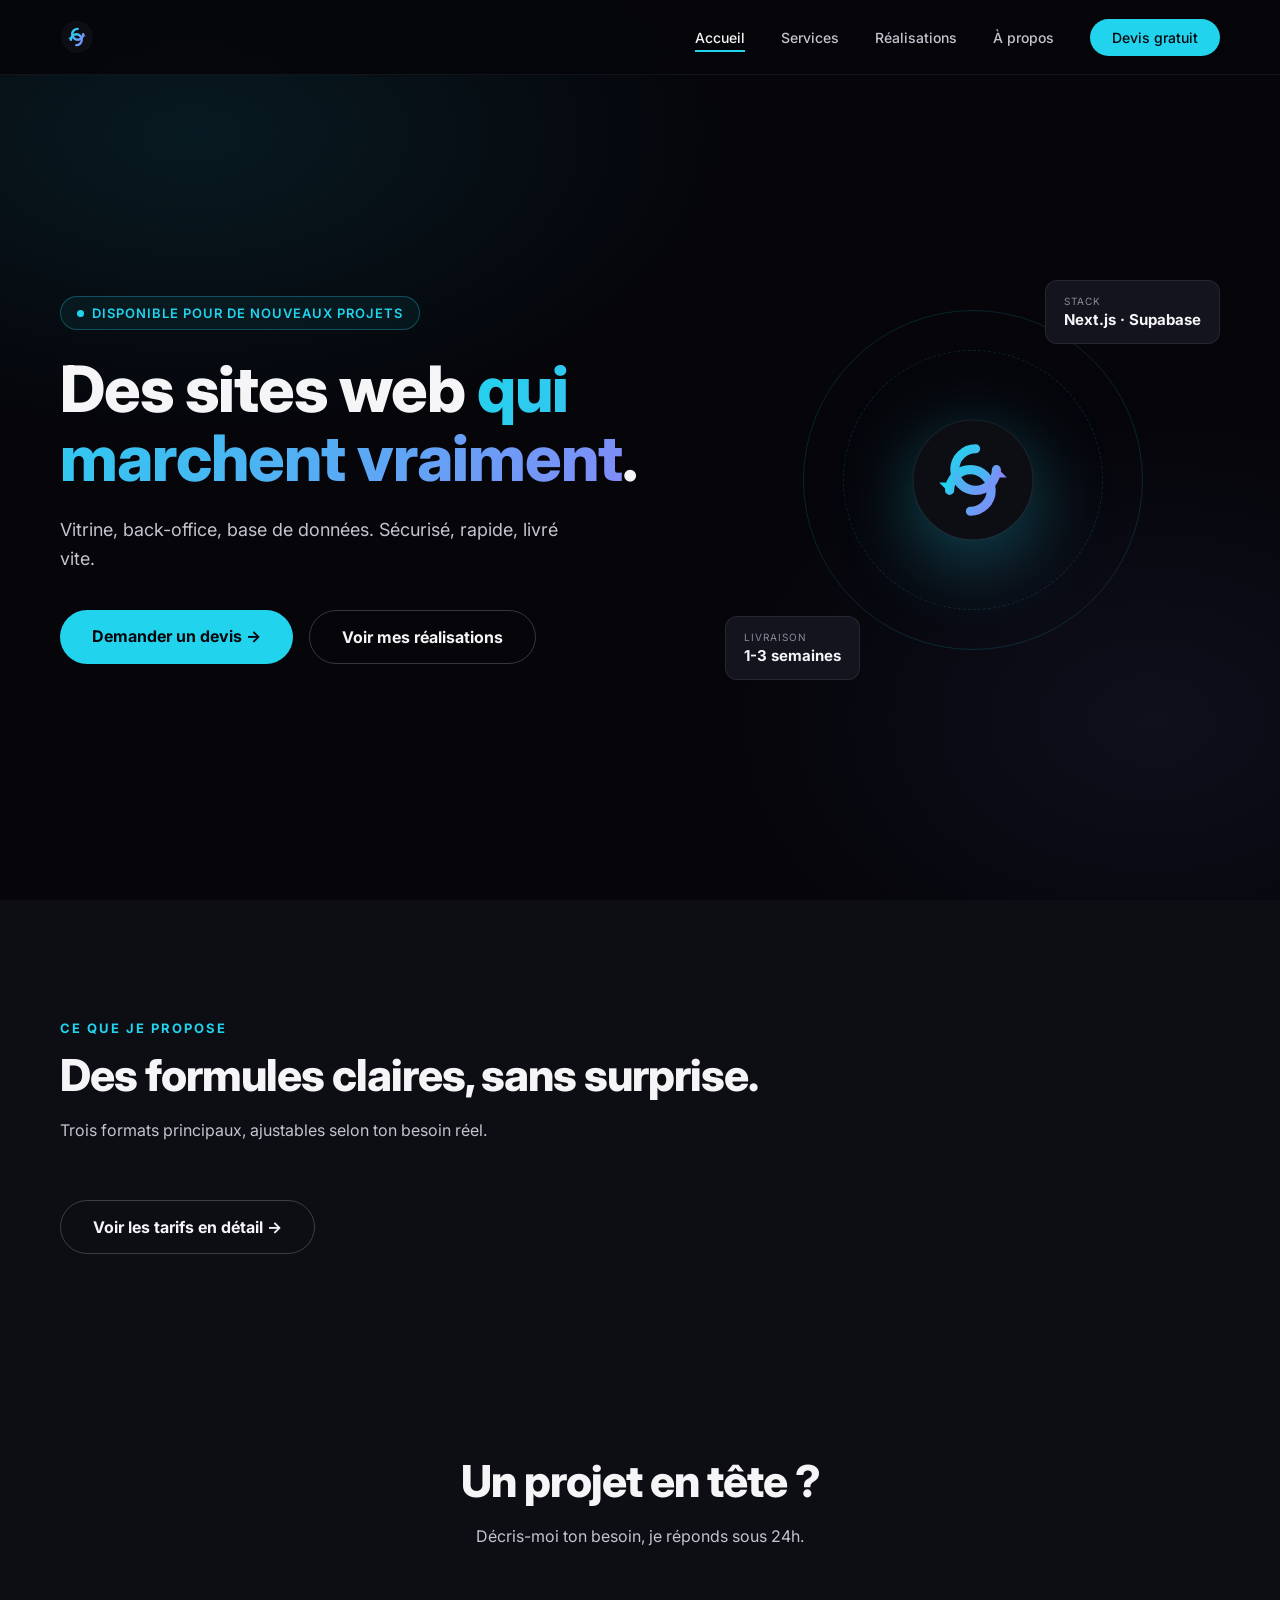
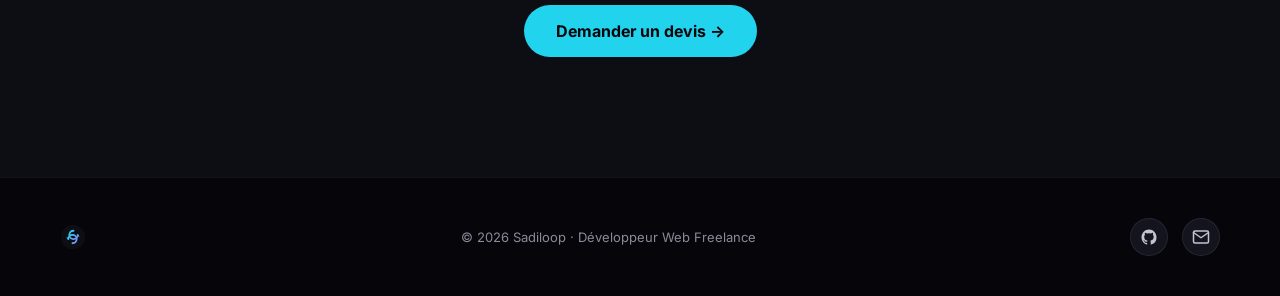
<file: index.html>
<!DOCTYPE html>
<html lang="fr">
<head>
<meta charset="UTF-8">
<meta name="viewport" content="width=device-width, initial-scale=1.0">
<title>Sadiloop — Développeur Web Freelance</title>
<meta name="description" content="Sites web professionnels, rapides et sécurisés — pages vitrines, sites avec back-office, maintenance. Basé en Espagne.">
<link rel="icon" type="image/svg+xml" href="assets/logo.svg?v=3">
<link rel="icon" type="image/png" sizes="32x32" href="favicon-32.png?v=3">
<link rel="apple-touch-icon" href="apple-touch-icon.png?v=3">
<meta property="og:type" content="website">
<meta property="og:title" content="Sadiloop — Développeur Web Freelance">
<meta property="og:description" content="Sites web professionnels, rapides et sécurisés — pages vitrines, sites avec back-office, maintenance.">
<link rel="preconnect" href="https://fonts.googleapis.com">
<link href="https://fonts.googleapis.com/css2?family=Inter:wght@400;500;600;700;800&display=swap" rel="stylesheet">
<link rel="stylesheet" href="css/style.css">
</head>
<body>

<nav id="navbar">
  <a href="index.html" class="nav-logo">
    <img src="assets/logo.svg?v=3" alt="Sadiloop">
  </a>
  <ul class="nav-links">
    <li><a href="index.html" class="active">Accueil</a></li>
    <li><a href="services.html">Services</a></li>
    <li><a href="work.html">Réalisations</a></li>
    <li><a href="about.html">À propos</a></li>
    <li><a href="contact.html" class="nav-cta">Devis gratuit</a></li>
  </ul>
  <div class="hamburger" onclick="toggleMenu()">
    <span></span><span></span><span></span>
  </div>
</nav>

<div class="mobile-menu" id="mobileMenu">
  <button class="close-btn" onclick="toggleMenu()">✕</button>
  <a href="index.html">Accueil</a>
  <a href="services.html">Services</a>
  <a href="work.html">Réalisations</a>
  <a href="about.html">À propos</a>
  <a href="contact.html">Contact</a>
</div>

<!-- HERO -->
<section id="hero">
  <div class="hero-inner">
    <div>
      <div class="hero-tag"><span class="dot"></span>Disponible pour de nouveaux projets</div>
      <h1 class="hero-title">Des sites web <span class="grad">qui marchent vraiment</span>.</h1>
      <p class="hero-sub">Vitrine, back-office, base de données. Sécurisé, rapide, livré vite.</p>
      <div class="hero-actions">
        <a href="contact.html" class="btn-primary">Demander un devis →</a>
        <a href="work.html" class="btn-outline">Voir mes réalisations</a>
      </div>
    </div>

    <div class="hero-visual">
      <div class="orbit orbit1"></div>
      <div class="orbit orbit2"></div>
      <img src="assets/logo.svg?v=3" alt="" class="hero-logo-mark">
      <div class="hero-badge badge1">
        <div class="b-label">Stack</div>
        <div class="b-value">Next.js · Supabase</div>
      </div>
      <div class="hero-badge badge2">
        <div class="b-label">Livraison</div>
        <div class="b-value">1-3 semaines</div>
      </div>
    </div>
  </div>
</section>

<!-- SERVICES TEASER -->
<section class="section" style="background:var(--dark); padding-bottom:80px;">
  <div class="section-inner reveal">
    <div class="section-tag">Ce que je propose</div>
    <h2 class="section-title">Des formules claires, sans surprise.</h2>
    <p class="section-desc">Trois formats principaux, ajustables selon ton besoin réel.</p>
    <a href="services.html" class="btn-outline">Voir les tarifs en détail →</a>
  </div>
</section>

<!-- CTA -->
<section class="section" style="background:var(--dark); text-align:center;">
  <div class="section-inner reveal" style="max-width:700px; margin:0 auto; text-align:center;">
    <h2 class="section-title">Un projet en tête ?</h2>
    <p class="section-desc" style="margin-left:auto; margin-right:auto;">Décris-moi ton besoin, je réponds sous 24h.</p>
    <a href="contact.html" class="btn-primary">Demander un devis →</a>
  </div>
</section>

<footer>
  <div class="footer-logo"><img src="assets/logo.svg?v=3" alt="Sadiloop"></div>
  <div class="footer-copy">© 2026 Sadiloop · Développeur Web Freelance</div>
  <div class="footer-social">
    <a href="https://github.com/Aguibou-vie" target="_blank" rel="noopener" title="GitHub">
      <svg viewBox="0 0 24 24" fill="currentColor"><path d="M12 2C6.48 2 2 6.58 2 12.26c0 4.54 2.87 8.39 6.84 9.75.5.1.68-.22.68-.49 0-.24-.01-.87-.01-1.71-2.78.62-3.37-1.37-3.37-1.37-.45-1.18-1.11-1.5-1.11-1.5-.91-.64.07-.63.07-.63 1 .07 1.53 1.06 1.53 1.06.89 1.56 2.34 1.11 2.91.85.09-.66.35-1.11.63-1.37-2.22-.26-4.56-1.14-4.56-5.05 0-1.11.38-2.02 1.01-2.73-.1-.26-.44-1.3.1-2.71 0 0 .83-.27 2.72 1.04a9.28 9.28 0 0 1 2.48-.34c.84 0 1.69.11 2.48.34 1.89-1.31 2.72-1.04 2.72-1.04.54 1.41.2 2.45.1 2.71.63.71 1.01 1.62 1.01 2.73 0 3.92-2.34 4.78-4.57 5.04.36.32.68.94.68 1.9 0 1.37-.01 2.47-.01 2.81 0 .27.18.6.69.49A10.02 10.02 0 0 0 22 12.26C22 6.58 17.52 2 12 2z"></path></svg>
    </a>
    <a href="mailto:sadibousow11@gmail.com" title="Email">
      <svg viewBox="0 0 24 24" fill="none" stroke="currentColor" stroke-width="2" stroke-linecap="round" stroke-linejoin="round">
        <path d="M22 6c0-1.1-.9-2-2-2H4a2 2 0 0 0-2 2v12c0 1.1.9 2 2 2h16a2 2 0 0 0 2-2V6z"></path>
        <path d="m22 6-10 7L2 6"></path>
      </svg>
    </a>
  </div>
</footer>

<script src="js/main.js"></script>
</body>
</html>
</file>
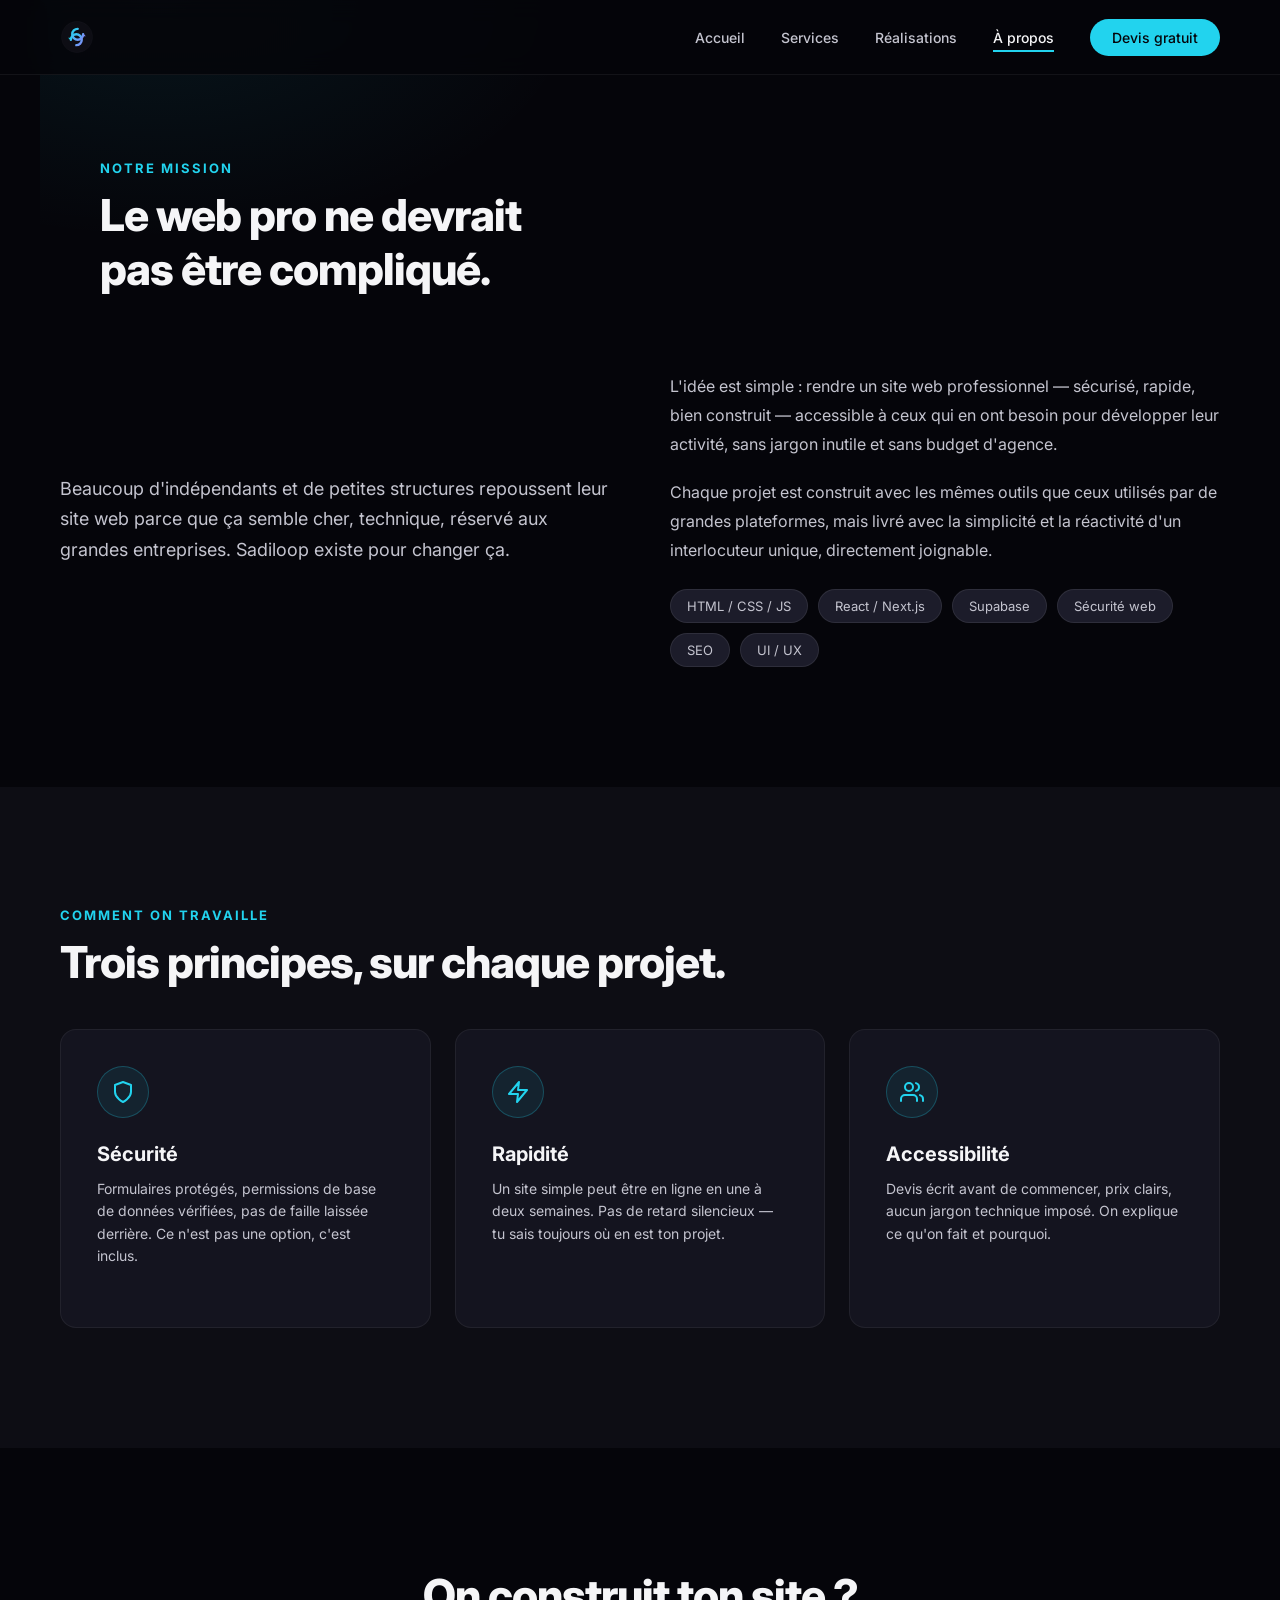
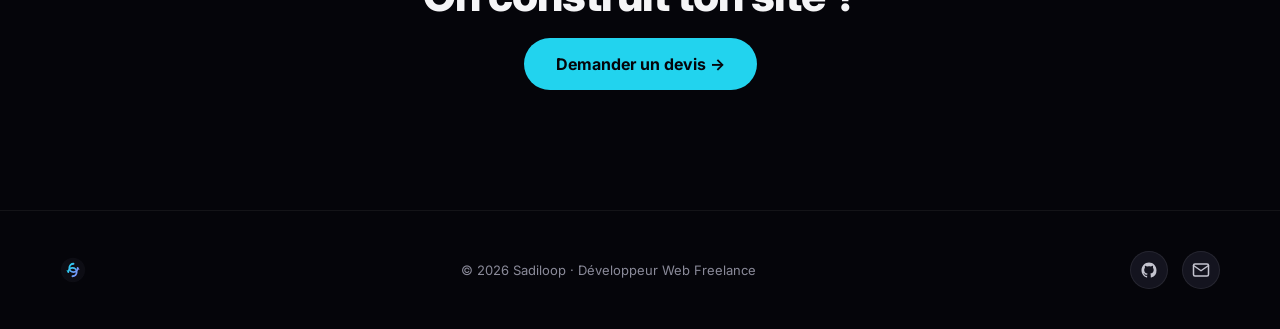
<file: about.html>
<!DOCTYPE html>
<html lang="fr">
<head>
<meta charset="UTF-8">
<meta name="viewport" content="width=device-width, initial-scale=1.0">
<title>À propos — Sadiloop</title>
<meta name="description" content="Pourquoi Sadiloop existe : rendre le web professionnel simple et accessible pour les indépendants et petites structures.">
<link rel="icon" type="image/svg+xml" href="assets/logo.svg?v=3">
<link rel="icon" type="image/png" sizes="32x32" href="favicon-32.png?v=3">
<link rel="apple-touch-icon" href="apple-touch-icon.png?v=3">
<link rel="preconnect" href="https://fonts.googleapis.com">
<link href="https://fonts.googleapis.com/css2?family=Inter:wght@400;500;600;700;800&display=swap" rel="stylesheet">
<link rel="stylesheet" href="css/style.css">
</head>
<body>

<nav id="navbar">
  <a href="index.html" class="nav-logo">
    <img src="assets/logo.svg?v=3" alt="Sadiloop">
  </a>
  <ul class="nav-links">
    <li><a href="index.html">Accueil</a></li>
    <li><a href="services.html">Services</a></li>
    <li><a href="work.html">Réalisations</a></li>
    <li><a href="about.html" class="active">À propos</a></li>
    <li><a href="contact.html" class="nav-cta">Devis gratuit</a></li>
  </ul>
  <div class="hamburger" onclick="toggleMenu()">
    <span></span><span></span><span></span>
  </div>
</nav>

<div class="mobile-menu" id="mobileMenu">
  <button class="close-btn" onclick="toggleMenu()">✕</button>
  <a href="index.html">Accueil</a>
  <a href="services.html">Services</a>
  <a href="work.html">Réalisations</a>
  <a href="about.html">À propos</a>
  <a href="contact.html">Contact</a>
</div>

<div class="page-header reveal">
  <div class="section-tag">Notre mission</div>
  <h1 class="section-title">Le web pro ne devrait<br>pas être compliqué.</h1>
</div>

<section class="section" style="padding-top:0;">
  <div class="section-inner">
    <div class="about-grid reveal">
      <div>
        <p style="color:var(--gray-light); font-size:18px; line-height:1.7;">Beaucoup d'indépendants et de petites structures repoussent leur site web parce que ça semble cher, technique, réservé aux grandes entreprises. Sadiloop existe pour changer ça.</p>
      </div>
      <div class="about-text">
        <p>L'idée est simple : rendre un site web professionnel — sécurisé, rapide, bien construit — accessible à ceux qui en ont besoin pour développer leur activité, sans jargon inutile et sans budget d'agence.</p>
        <p>Chaque projet est construit avec les mêmes outils que ceux utilisés par de grandes plateformes, mais livré avec la simplicité et la réactivité d'un interlocuteur unique, directement joignable.</p>
        <div class="skills-list">
          <span class="skill-pill">HTML / CSS / JS</span>
          <span class="skill-pill">React / Next.js</span>
          <span class="skill-pill">Supabase</span>
          <span class="skill-pill">Sécurité web</span>
          <span class="skill-pill">SEO</span>
          <span class="skill-pill">UI / UX</span>
        </div>
      </div>
    </div>
  </div>
</section>

<section class="section" style="background:var(--dark);">
  <div class="section-inner reveal">
    <div class="section-tag">Comment on travaille</div>
    <h2 class="section-title">Trois principes, sur chaque projet.</h2>

    <div class="services-grid reveal-stagger" style="margin-top:40px;">
      <div class="service-card">
        <div class="service-icon">
          <svg viewBox="0 0 24 24" fill="none" stroke="currentColor" stroke-width="2" stroke-linecap="round" stroke-linejoin="round">
            <path d="M12 22s8-4 8-10V5l-8-3-8 3v7c0 6 8 10 8 10z"></path>
          </svg>
        </div>
        <div class="service-title">Sécurité</div>
        <div class="service-desc">Formulaires protégés, permissions de base de données vérifiées, pas de faille laissée derrière. Ce n'est pas une option, c'est inclus.</div>
      </div>
      <div class="service-card">
        <div class="service-icon">
          <svg viewBox="0 0 24 24" fill="none" stroke="currentColor" stroke-width="2" stroke-linecap="round" stroke-linejoin="round">
            <polygon points="13 2 3 14 12 14 11 22 21 10 12 10 13 2"></polygon>
          </svg>
        </div>
        <div class="service-title">Rapidité</div>
        <div class="service-desc">Un site simple peut être en ligne en une à deux semaines. Pas de retard silencieux — tu sais toujours où en est ton projet.</div>
      </div>
      <div class="service-card">
        <div class="service-icon">
          <svg viewBox="0 0 24 24" fill="none" stroke="currentColor" stroke-width="2" stroke-linecap="round" stroke-linejoin="round">
            <path d="M17 21v-2a4 4 0 0 0-4-4H5a4 4 0 0 0-4 4v2"></path>
            <circle cx="9" cy="7" r="4"></circle>
            <path d="M23 21v-2a4 4 0 0 0-3-3.87"></path>
            <path d="M16 3.13a4 4 0 0 1 0 7.75"></path>
          </svg>
        </div>
        <div class="service-title">Accessibilité</div>
        <div class="service-desc">Devis écrit avant de commencer, prix clairs, aucun jargon technique imposé. On explique ce qu'on fait et pourquoi.</div>
      </div>
    </div>
  </div>
</section>

<section class="section" style="text-align:center;">
  <div class="section-inner reveal" style="max-width:700px; margin:0 auto; text-align:center;">
    <h2 class="section-title">On construit ton site ?</h2>
    <a href="contact.html" class="btn-primary">Demander un devis →</a>
  </div>
</section>

<footer>
  <div class="footer-logo"><img src="assets/logo.svg?v=3" alt="Sadiloop"></div>
  <div class="footer-copy">© 2026 Sadiloop · Développeur Web Freelance</div>
  <div class="footer-social">
    <a href="https://github.com/Aguibou-vie" target="_blank" rel="noopener" title="GitHub">
      <svg viewBox="0 0 24 24" fill="currentColor"><path d="M12 2C6.48 2 2 6.58 2 12.26c0 4.54 2.87 8.39 6.84 9.75.5.1.68-.22.68-.49 0-.24-.01-.87-.01-1.71-2.78.62-3.37-1.37-3.37-1.37-.45-1.18-1.11-1.5-1.11-1.5-.91-.64.07-.63.07-.63 1 .07 1.53 1.06 1.53 1.06.89 1.56 2.34 1.11 2.91.85.09-.66.35-1.11.63-1.37-2.22-.26-4.56-1.14-4.56-5.05 0-1.11.38-2.02 1.01-2.73-.1-.26-.44-1.3.1-2.71 0 0 .83-.27 2.72 1.04a9.28 9.28 0 0 1 2.48-.34c.84 0 1.69.11 2.48.34 1.89-1.31 2.72-1.04 2.72-1.04.54 1.41.2 2.45.1 2.71.63.71 1.01 1.62 1.01 2.73 0 3.92-2.34 4.78-4.57 5.04.36.32.68.94.68 1.9 0 1.37-.01 2.47-.01 2.81 0 .27.18.6.69.49A10.02 10.02 0 0 0 22 12.26C22 6.58 17.52 2 12 2z"></path></svg>
    </a>
    <a href="mailto:sadibousow11@gmail.com" title="Email">
      <svg viewBox="0 0 24 24" fill="none" stroke="currentColor" stroke-width="2" stroke-linecap="round" stroke-linejoin="round">
        <path d="M22 6c0-1.1-.9-2-2-2H4a2 2 0 0 0-2 2v12c0 1.1.9 2 2 2h16a2 2 0 0 0 2-2V6z"></path>
        <path d="m22 6-10 7L2 6"></path>
      </svg>
    </a>
  </div>
</footer>

<script src="js/main.js"></script>
</body>
</html>
</file>
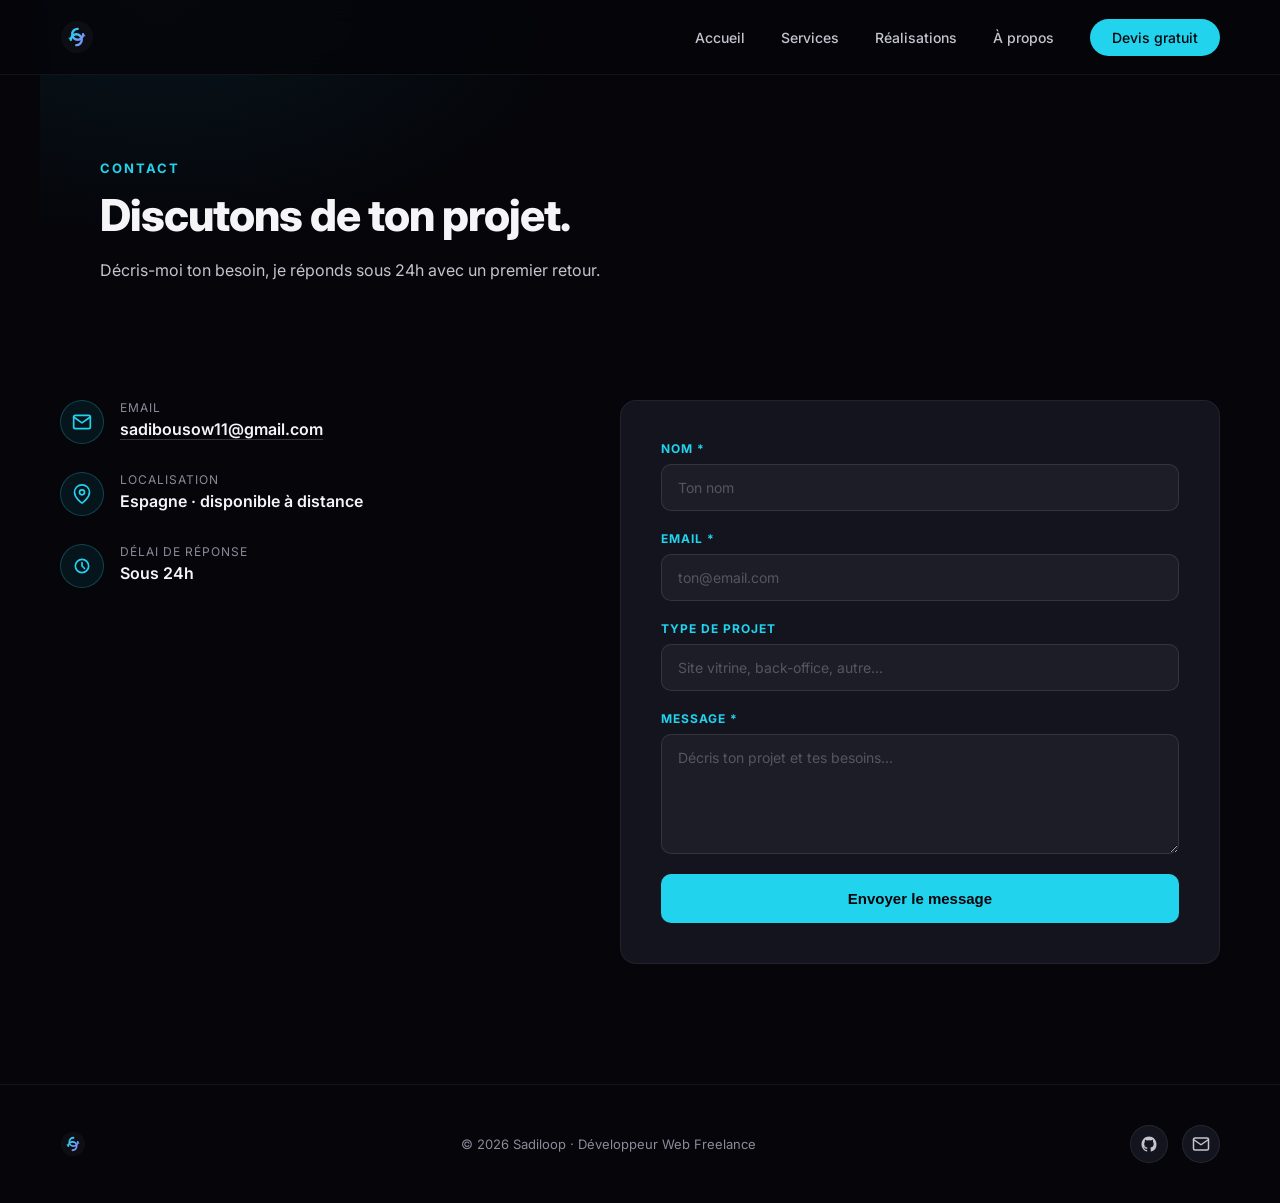
<file: contact.html>
<!DOCTYPE html>
<html lang="fr">
<head>
<meta charset="UTF-8">
<meta name="viewport" content="width=device-width, initial-scale=1.0">
<title>Contact — Sadiloop</title>
<meta name="description" content="Décris ton projet, je réponds sous 24h avec un premier retour.">
<link rel="icon" type="image/svg+xml" href="assets/logo.svg?v=3">
<link rel="icon" type="image/png" sizes="32x32" href="favicon-32.png?v=3">
<link rel="apple-touch-icon" href="apple-touch-icon.png?v=3">
<link rel="preconnect" href="https://fonts.googleapis.com">
<link href="https://fonts.googleapis.com/css2?family=Inter:wght@400;500;600;700;800&display=swap" rel="stylesheet">
<link rel="stylesheet" href="css/style.css">
</head>
<body>

<nav id="navbar">
  <a href="index.html" class="nav-logo">
    <img src="assets/logo.svg?v=3" alt="Sadiloop">
  </a>
  <ul class="nav-links">
    <li><a href="index.html">Accueil</a></li>
    <li><a href="services.html">Services</a></li>
    <li><a href="work.html">Réalisations</a></li>
    <li><a href="about.html">À propos</a></li>
    <li><a href="contact.html" class="nav-cta active">Devis gratuit</a></li>
  </ul>
  <div class="hamburger" onclick="toggleMenu()">
    <span></span><span></span><span></span>
  </div>
</nav>

<div class="mobile-menu" id="mobileMenu">
  <button class="close-btn" onclick="toggleMenu()">✕</button>
  <a href="index.html">Accueil</a>
  <a href="services.html">Services</a>
  <a href="work.html">Réalisations</a>
  <a href="about.html">À propos</a>
  <a href="contact.html">Contact</a>
</div>

<div class="page-header reveal">
  <div class="section-tag">Contact</div>
  <h1 class="section-title">Discutons de ton projet.</h1>
  <p class="section-desc">Décris-moi ton besoin, je réponds sous 24h avec un premier retour.</p>
</div>

<section class="section" style="padding-top:0;">
  <div class="section-inner">
    <div class="contact-grid reveal">
      <div>
        <div class="contact-info-item">
          <div class="contact-info-icon">
            <svg viewBox="0 0 24 24" fill="none" stroke="currentColor" stroke-width="2" stroke-linecap="round" stroke-linejoin="round">
              <path d="M4 4h16v16H4z" opacity="0"></path>
              <path d="M22 6c0-1.1-.9-2-2-2H4a2 2 0 0 0-2 2v12c0 1.1.9 2 2 2h16a2 2 0 0 0 2-2V6z"></path>
              <path d="m22 6-10 7L2 6"></path>
            </svg>
          </div>
          <div>
            <div class="contact-info-label">Email</div>
            <div class="contact-info-value"><a href="mailto:sadibousow11@gmail.com">sadibousow11@gmail.com</a></div>
          </div>
        </div>
        <div class="contact-info-item">
          <div class="contact-info-icon">
            <svg viewBox="0 0 24 24" fill="none" stroke="currentColor" stroke-width="2" stroke-linecap="round" stroke-linejoin="round">
              <path d="M21 10c0 7-9 13-9 13s-9-6-9-13a9 9 0 0 1 18 0z"></path>
              <circle cx="12" cy="10" r="3"></circle>
            </svg>
          </div>
          <div>
            <div class="contact-info-label">Localisation</div>
            <div class="contact-info-value">Espagne · disponible à distance</div>
          </div>
        </div>
        <div class="contact-info-item">
          <div class="contact-info-icon">
            <svg viewBox="0 0 24 24" fill="none" stroke="currentColor" stroke-width="2" stroke-linecap="round" stroke-linejoin="round">
              <path d="M12 20a8 8 0 1 0 0-16 8 8 0 0 0 0 16z"></path>
              <path d="M12 8v4l3 3"></path>
            </svg>
          </div>
          <div>
            <div class="contact-info-label">Délai de réponse</div>
            <div class="contact-info-value">Sous 24h</div>
          </div>
        </div>
      </div>

      <div class="form-box">
        <form id="contactForm" onsubmit="submitContactForm(event)">
          <div class="form-group">
            <label class="form-label">Nom *</label>
            <input type="text" class="form-input" id="cName" placeholder="Ton nom" required>
          </div>
          <div class="form-group">
            <label class="form-label">Email *</label>
            <input type="email" class="form-input" id="cEmail" placeholder="ton@email.com" required>
          </div>
          <div class="form-group">
            <label class="form-label">Type de projet</label>
            <input type="text" class="form-input" id="cProject" placeholder="Site vitrine, back-office, autre...">
          </div>
          <div class="form-group">
            <label class="form-label">Message *</label>
            <textarea class="form-textarea" id="cMessage" placeholder="Décris ton projet et tes besoins..." required></textarea>
          </div>
          <button type="submit" class="submit-btn">Envoyer le message</button>
        </form>
        <div class="success-msg" id="successMsg">✓ Message envoyé ! Je te réponds sous 24h.</div>
        <div class="error-msg" id="errorMsg"></div>
      </div>
    </div>
  </div>
</section>

<footer>
  <div class="footer-logo"><img src="assets/logo.svg?v=3" alt="Sadiloop"></div>
  <div class="footer-copy">© 2026 Sadiloop · Développeur Web Freelance</div>
  <div class="footer-social">
    <a href="https://github.com/Aguibou-vie" target="_blank" rel="noopener" title="GitHub">
      <svg viewBox="0 0 24 24" fill="currentColor"><path d="M12 2C6.48 2 2 6.58 2 12.26c0 4.54 2.87 8.39 6.84 9.75.5.1.68-.22.68-.49 0-.24-.01-.87-.01-1.71-2.78.62-3.37-1.37-3.37-1.37-.45-1.18-1.11-1.5-1.11-1.5-.91-.64.07-.63.07-.63 1 .07 1.53 1.06 1.53 1.06.89 1.56 2.34 1.11 2.91.85.09-.66.35-1.11.63-1.37-2.22-.26-4.56-1.14-4.56-5.05 0-1.11.38-2.02 1.01-2.73-.1-.26-.44-1.3.1-2.71 0 0 .83-.27 2.72 1.04a9.28 9.28 0 0 1 2.48-.34c.84 0 1.69.11 2.48.34 1.89-1.31 2.72-1.04 2.72-1.04.54 1.41.2 2.45.1 2.71.63.71 1.01 1.62 1.01 2.73 0 3.92-2.34 4.78-4.57 5.04.36.32.68.94.68 1.9 0 1.37-.01 2.47-.01 2.81 0 .27.18.6.69.49A10.02 10.02 0 0 0 22 12.26C22 6.58 17.52 2 12 2z"></path></svg>
    </a>
    <a href="mailto:sadibousow11@gmail.com" title="Email">
      <svg viewBox="0 0 24 24" fill="none" stroke="currentColor" stroke-width="2" stroke-linecap="round" stroke-linejoin="round">
        <path d="M22 6c0-1.1-.9-2-2-2H4a2 2 0 0 0-2 2v12c0 1.1.9 2 2 2h16a2 2 0 0 0 2-2V6z"></path>
        <path d="m22 6-10 7L2 6"></path>
      </svg>
    </a>
  </div>
</footer>

<script src="js/main.js"></script>
</body>
</html>
</file>
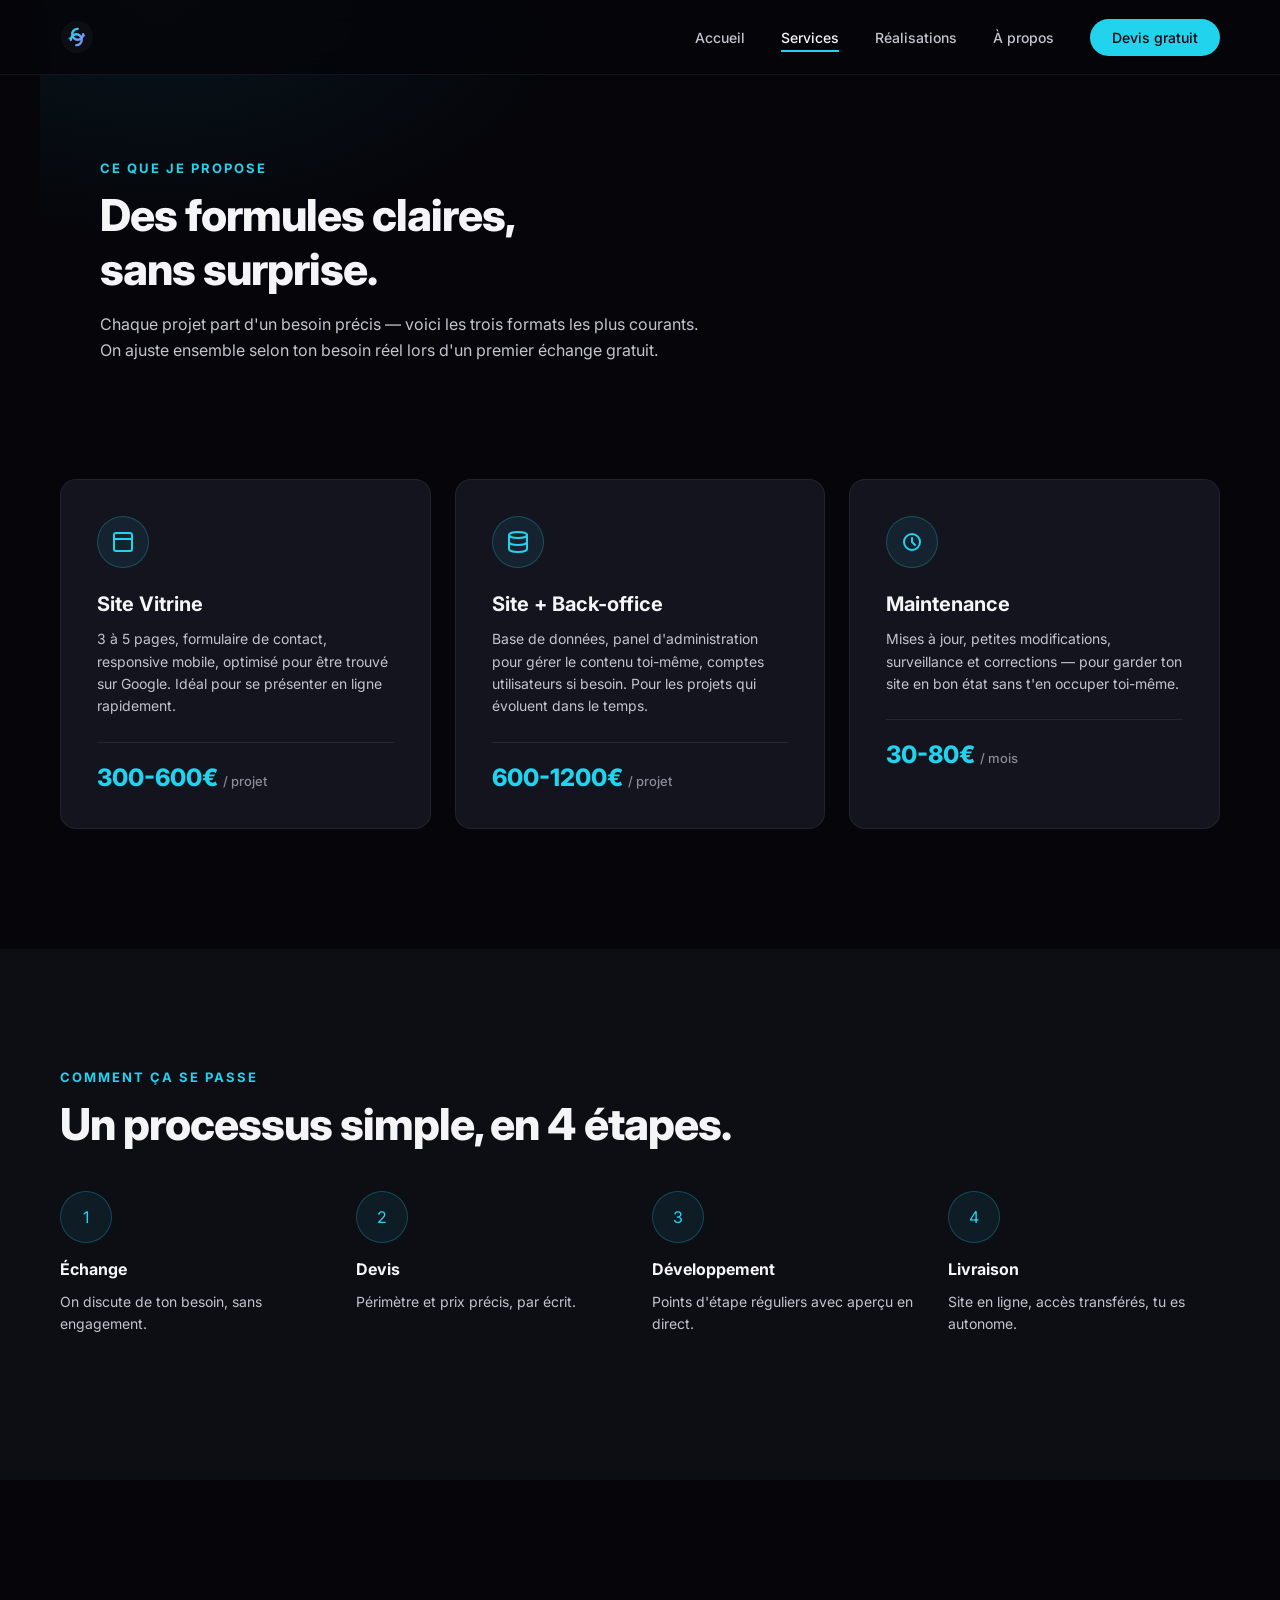
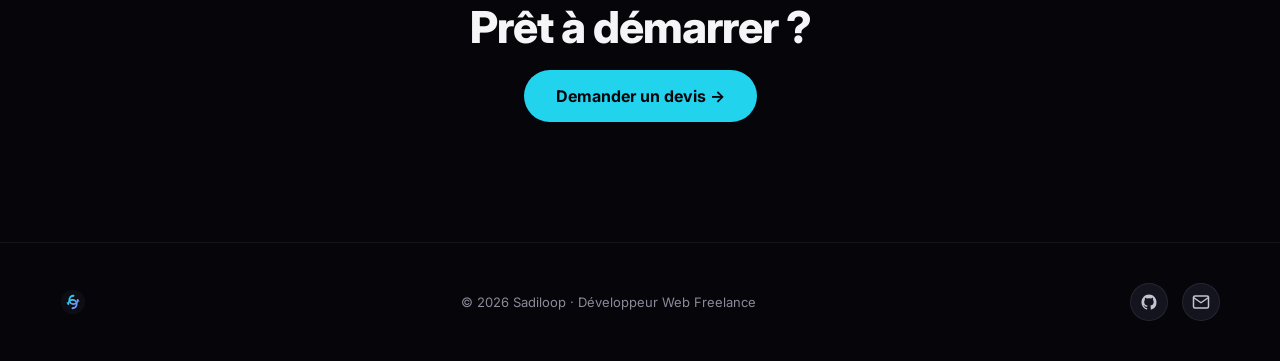
<file: services.html>
<!DOCTYPE html>
<html lang="fr">
<head>
<meta charset="UTF-8">
<meta name="viewport" content="width=device-width, initial-scale=1.0">
<title>Services — Sadiloop</title>
<meta name="description" content="Formules de développement web : site vitrine, site avec back-office, maintenance. Tarifs clairs, sans surprise.">
<link rel="icon" type="image/svg+xml" href="assets/logo.svg?v=3">
<link rel="icon" type="image/png" sizes="32x32" href="favicon-32.png?v=3">
<link rel="apple-touch-icon" href="apple-touch-icon.png?v=3">
<link rel="preconnect" href="https://fonts.googleapis.com">
<link href="https://fonts.googleapis.com/css2?family=Inter:wght@400;500;600;700;800&display=swap" rel="stylesheet">
<link rel="stylesheet" href="css/style.css">
</head>
<body>

<nav id="navbar">
  <a href="index.html" class="nav-logo">
    <img src="assets/logo.svg?v=3" alt="Sadiloop">
  </a>
  <ul class="nav-links">
    <li><a href="index.html">Accueil</a></li>
    <li><a href="services.html" class="active">Services</a></li>
    <li><a href="work.html">Réalisations</a></li>
    <li><a href="about.html">À propos</a></li>
    <li><a href="contact.html" class="nav-cta">Devis gratuit</a></li>
  </ul>
  <div class="hamburger" onclick="toggleMenu()">
    <span></span><span></span><span></span>
  </div>
</nav>

<div class="mobile-menu" id="mobileMenu">
  <button class="close-btn" onclick="toggleMenu()">✕</button>
  <a href="index.html">Accueil</a>
  <a href="services.html">Services</a>
  <a href="work.html">Réalisations</a>
  <a href="about.html">À propos</a>
  <a href="contact.html">Contact</a>
</div>

<div class="page-header reveal">
  <div class="section-tag">Ce que je propose</div>
  <h1 class="section-title">Des formules claires,<br>sans surprise.</h1>
  <p class="section-desc">Chaque projet part d'un besoin précis — voici les trois formats les plus courants. On ajuste ensemble selon ton besoin réel lors d'un premier échange gratuit.</p>
</div>

<section class="section" style="padding-top:0;">
  <div class="section-inner">
    <div class="services-grid reveal-stagger">
      <div class="service-card">
        <div class="service-icon">
          <svg viewBox="0 0 24 24" fill="none" stroke="currentColor" stroke-width="2" stroke-linecap="round" stroke-linejoin="round">
            <rect x="3" y="3" width="18" height="18" rx="2"></rect>
            <line x1="3" y1="9" x2="21" y2="9"></line>
          </svg>
        </div>
        <div class="service-title">Site Vitrine</div>
        <div class="service-desc">3 à 5 pages, formulaire de contact, responsive mobile, optimisé pour être trouvé sur Google. Idéal pour se présenter en ligne rapidement.</div>
        <div class="service-price">300-600€ <span>/ projet</span></div>
      </div>

      <div class="service-card">
        <div class="service-icon">
          <svg viewBox="0 0 24 24" fill="none" stroke="currentColor" stroke-width="2" stroke-linecap="round" stroke-linejoin="round">
            <ellipse cx="12" cy="5" rx="9" ry="3"></ellipse>
            <path d="M21 12c0 1.66-4 3-9 3s-9-1.34-9-3"></path>
            <path d="M3 5v14c0 1.66 4 3 9 3s9-1.34 9-3V5"></path>
          </svg>
        </div>
        <div class="service-title">Site + Back-office</div>
        <div class="service-desc">Base de données, panel d'administration pour gérer le contenu toi-même, comptes utilisateurs si besoin. Pour les projets qui évoluent dans le temps.</div>
        <div class="service-price">600-1200€ <span>/ projet</span></div>
      </div>

      <div class="service-card">
        <div class="service-icon">
          <svg viewBox="0 0 24 24" fill="none" stroke="currentColor" stroke-width="2" stroke-linecap="round" stroke-linejoin="round">
            <path d="M12 20a8 8 0 1 0 0-16 8 8 0 0 0 0 16z"></path>
            <path d="M12 8v4l3 3"></path>
          </svg>
        </div>
        <div class="service-title">Maintenance</div>
        <div class="service-desc">Mises à jour, petites modifications, surveillance et corrections — pour garder ton site en bon état sans t'en occuper toi-même.</div>
        <div class="service-price">30-80€ <span>/ mois</span></div>
      </div>
    </div>
  </div>
</section>

<section class="section" style="background:var(--dark);">
  <div class="section-inner reveal">
    <div class="section-tag">Comment ça se passe</div>
    <h2 class="section-title">Un processus simple, en 4 étapes.</h2>
    <div class="services-grid" style="grid-template-columns:repeat(4,1fr); margin-top:40px;">
      <div>
        <div class="service-icon" style="margin-bottom:16px;">1</div>
        <div class="service-title" style="font-size:16px;">Échange</div>
        <p class="service-desc">On discute de ton besoin, sans engagement.</p>
      </div>
      <div>
        <div class="service-icon" style="margin-bottom:16px;">2</div>
        <div class="service-title" style="font-size:16px;">Devis</div>
        <p class="service-desc">Périmètre et prix précis, par écrit.</p>
      </div>
      <div>
        <div class="service-icon" style="margin-bottom:16px;">3</div>
        <div class="service-title" style="font-size:16px;">Développement</div>
        <p class="service-desc">Points d'étape réguliers avec aperçu en direct.</p>
      </div>
      <div>
        <div class="service-icon" style="margin-bottom:16px;">4</div>
        <div class="service-title" style="font-size:16px;">Livraison</div>
        <p class="service-desc">Site en ligne, accès transférés, tu es autonome.</p>
      </div>
    </div>
  </div>
</section>

<section class="section" style="text-align:center;">
  <div class="section-inner reveal" style="max-width:700px; margin:0 auto; text-align:center;">
    <h2 class="section-title">Prêt à démarrer ?</h2>
    <a href="contact.html" class="btn-primary">Demander un devis →</a>
  </div>
</section>

<footer>
  <div class="footer-logo"><img src="assets/logo.svg?v=3" alt="Sadiloop"></div>
  <div class="footer-copy">© 2026 Sadiloop · Développeur Web Freelance</div>
  <div class="footer-social">
    <a href="https://github.com/Aguibou-vie" target="_blank" rel="noopener" title="GitHub">
      <svg viewBox="0 0 24 24" fill="currentColor"><path d="M12 2C6.48 2 2 6.58 2 12.26c0 4.54 2.87 8.39 6.84 9.75.5.1.68-.22.68-.49 0-.24-.01-.87-.01-1.71-2.78.62-3.37-1.37-3.37-1.37-.45-1.18-1.11-1.5-1.11-1.5-.91-.64.07-.63.07-.63 1 .07 1.53 1.06 1.53 1.06.89 1.56 2.34 1.11 2.91.85.09-.66.35-1.11.63-1.37-2.22-.26-4.56-1.14-4.56-5.05 0-1.11.38-2.02 1.01-2.73-.1-.26-.44-1.3.1-2.71 0 0 .83-.27 2.72 1.04a9.28 9.28 0 0 1 2.48-.34c.84 0 1.69.11 2.48.34 1.89-1.31 2.72-1.04 2.72-1.04.54 1.41.2 2.45.1 2.71.63.71 1.01 1.62 1.01 2.73 0 3.92-2.34 4.78-4.57 5.04.36.32.68.94.68 1.9 0 1.37-.01 2.47-.01 2.81 0 .27.18.6.69.49A10.02 10.02 0 0 0 22 12.26C22 6.58 17.52 2 12 2z"></path></svg>
    </a>
    <a href="mailto:sadibousow11@gmail.com" title="Email">
      <svg viewBox="0 0 24 24" fill="none" stroke="currentColor" stroke-width="2" stroke-linecap="round" stroke-linejoin="round">
        <path d="M22 6c0-1.1-.9-2-2-2H4a2 2 0 0 0-2 2v12c0 1.1.9 2 2 2h16a2 2 0 0 0 2-2V6z"></path>
        <path d="m22 6-10 7L2 6"></path>
      </svg>
    </a>
  </div>
</footer>

<script src="js/main.js"></script>
</body>
</html>
</file>
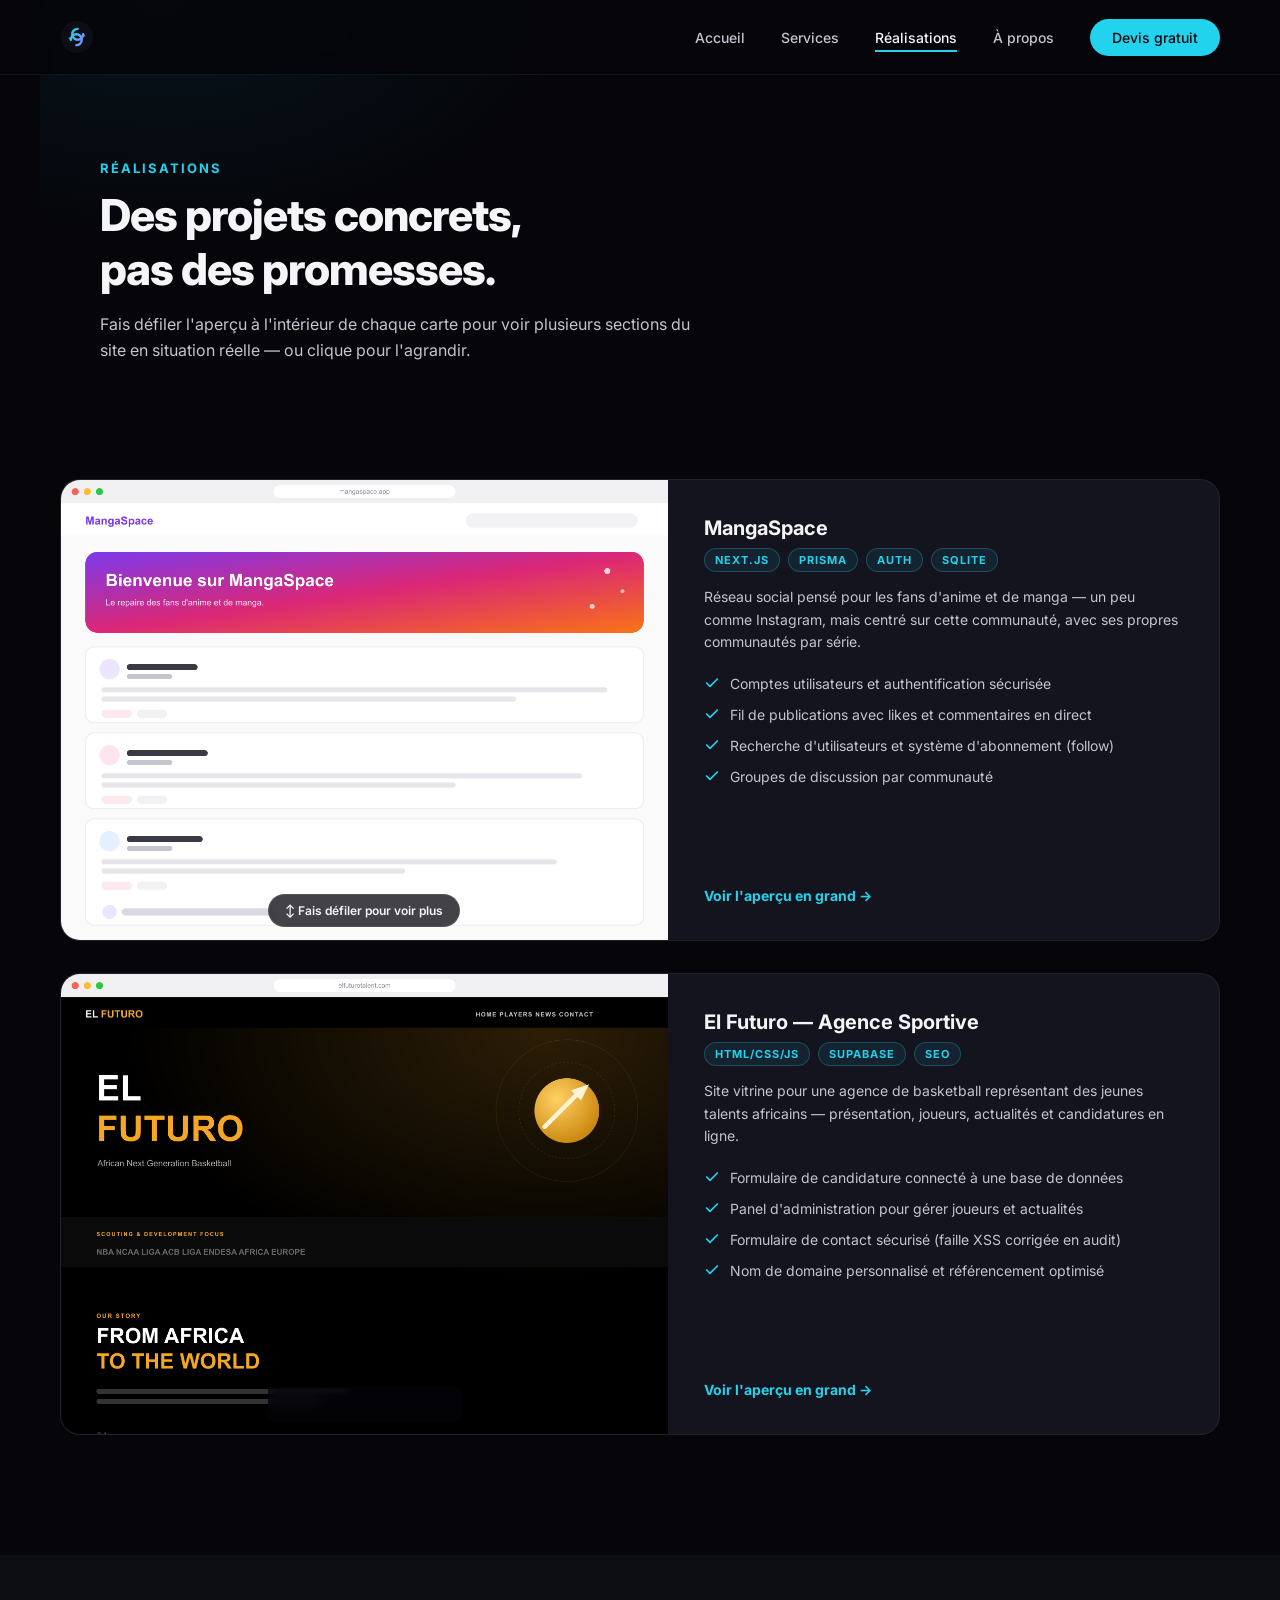
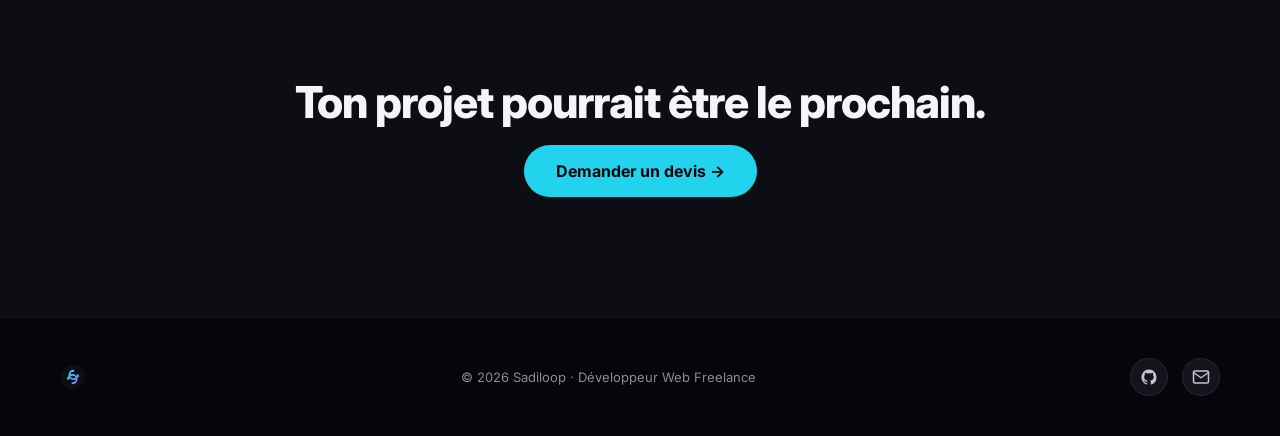
<file: work.html>
<!DOCTYPE html>
<html lang="fr">
<head>
<meta charset="UTF-8">
<meta name="viewport" content="width=device-width, initial-scale=1.0">
<title>Réalisations — Sadiloop</title>
<meta name="description" content="MangaSpace et El Futuro — deux projets web complets, du design à la base de données.">
<link rel="icon" type="image/svg+xml" href="assets/logo.svg?v=3">
<link rel="icon" type="image/png" sizes="32x32" href="favicon-32.png?v=3">
<link rel="apple-touch-icon" href="apple-touch-icon.png?v=3">
<link rel="preconnect" href="https://fonts.googleapis.com">
<link href="https://fonts.googleapis.com/css2?family=Inter:wght@400;500;600;700;800&display=swap" rel="stylesheet">
<link rel="stylesheet" href="css/style.css">
</head>
<body>

<nav id="navbar">
  <a href="index.html" class="nav-logo">
    <img src="assets/logo.svg?v=3" alt="Sadiloop">
  </a>
  <ul class="nav-links">
    <li><a href="index.html">Accueil</a></li>
    <li><a href="services.html">Services</a></li>
    <li><a href="work.html" class="active">Réalisations</a></li>
    <li><a href="about.html">À propos</a></li>
    <li><a href="contact.html" class="nav-cta">Devis gratuit</a></li>
  </ul>
  <div class="hamburger" onclick="toggleMenu()">
    <span></span><span></span><span></span>
  </div>
</nav>

<div class="mobile-menu" id="mobileMenu">
  <button class="close-btn" onclick="toggleMenu()">✕</button>
  <a href="index.html">Accueil</a>
  <a href="services.html">Services</a>
  <a href="work.html">Réalisations</a>
  <a href="about.html">À propos</a>
  <a href="contact.html">Contact</a>
</div>

<div class="page-header reveal">
  <div class="section-tag">Réalisations</div>
  <h1 class="section-title">Des projets concrets,<br>pas des promesses.</h1>
  <p class="section-desc">Fais défiler l'aperçu à l'intérieur de chaque carte pour voir plusieurs sections du site en situation réelle — ou clique pour l'agrandir.</p>
</div>

<section class="section" style="padding-top:0;">
  <div class="section-inner">
    <div class="case-list reveal-stagger">

      <div class="work-case">
        <div class="work-preview" data-lightbox>
          <img src="assets/mockup-mangaspace.png" alt="Aperçu défilant du site MangaSpace">
          <div class="work-scroll-hint">↕ Fais défiler pour voir plus</div>
        </div>
        <div class="work-info">
          <div class="work-title">MangaSpace</div>
          <div class="work-tags">
            <span class="work-tag">Next.js</span>
            <span class="work-tag">Prisma</span>
            <span class="work-tag">Auth</span>
            <span class="work-tag">SQLite</span>
          </div>
          <p class="work-desc">Réseau social pensé pour les fans d'anime et de manga — un peu comme Instagram, mais centré sur cette communauté, avec ses propres communautés par série.</p>
          <ul class="work-features">
            <li>
              <svg viewBox="0 0 24 24" fill="none" stroke="currentColor" stroke-width="2.5" stroke-linecap="round" stroke-linejoin="round"><polyline points="20 6 9 17 4 12"></polyline></svg>
              Comptes utilisateurs et authentification sécurisée
            </li>
            <li>
              <svg viewBox="0 0 24 24" fill="none" stroke="currentColor" stroke-width="2.5" stroke-linecap="round" stroke-linejoin="round"><polyline points="20 6 9 17 4 12"></polyline></svg>
              Fil de publications avec likes et commentaires en direct
            </li>
            <li>
              <svg viewBox="0 0 24 24" fill="none" stroke="currentColor" stroke-width="2.5" stroke-linecap="round" stroke-linejoin="round"><polyline points="20 6 9 17 4 12"></polyline></svg>
              Recherche d'utilisateurs et système d'abonnement (follow)
            </li>
            <li>
              <svg viewBox="0 0 24 24" fill="none" stroke="currentColor" stroke-width="2.5" stroke-linecap="round" stroke-linejoin="round"><polyline points="20 6 9 17 4 12"></polyline></svg>
              Groupes de discussion par communauté
            </li>
          </ul>
          <span class="work-view-full" data-lightbox-trigger>Voir l'aperçu en grand →</span>
        </div>
      </div>

      <div class="work-case">
        <div class="work-preview" data-lightbox>
          <img src="assets/mockup-elfuturo.png" alt="Aperçu défilant du site El Futuro">
          <div class="work-scroll-hint">↕ Fais défiler pour voir plus</div>
        </div>
        <div class="work-info">
          <div class="work-title">El Futuro — Agence Sportive</div>
          <div class="work-tags">
            <span class="work-tag">HTML/CSS/JS</span>
            <span class="work-tag">Supabase</span>
            <span class="work-tag">SEO</span>
          </div>
          <p class="work-desc">Site vitrine pour une agence de basketball représentant des jeunes talents africains — présentation, joueurs, actualités et candidatures en ligne.</p>
          <ul class="work-features">
            <li>
              <svg viewBox="0 0 24 24" fill="none" stroke="currentColor" stroke-width="2.5" stroke-linecap="round" stroke-linejoin="round"><polyline points="20 6 9 17 4 12"></polyline></svg>
              Formulaire de candidature connecté à une base de données
            </li>
            <li>
              <svg viewBox="0 0 24 24" fill="none" stroke="currentColor" stroke-width="2.5" stroke-linecap="round" stroke-linejoin="round"><polyline points="20 6 9 17 4 12"></polyline></svg>
              Panel d'administration pour gérer joueurs et actualités
            </li>
            <li>
              <svg viewBox="0 0 24 24" fill="none" stroke="currentColor" stroke-width="2.5" stroke-linecap="round" stroke-linejoin="round"><polyline points="20 6 9 17 4 12"></polyline></svg>
              Formulaire de contact sécurisé (faille XSS corrigée en audit)
            </li>
            <li>
              <svg viewBox="0 0 24 24" fill="none" stroke="currentColor" stroke-width="2.5" stroke-linecap="round" stroke-linejoin="round"><polyline points="20 6 9 17 4 12"></polyline></svg>
              Nom de domaine personnalisé et référencement optimisé
            </li>
          </ul>
          <span class="work-view-full" data-lightbox-trigger>Voir l'aperçu en grand →</span>
        </div>
      </div>

    </div>
  </div>
</section>

<section class="section" style="background:var(--dark); text-align:center;">
  <div class="section-inner reveal" style="max-width:700px; margin:0 auto; text-align:center;">
    <h2 class="section-title">Ton projet pourrait être le prochain.</h2>
    <a href="contact.html" class="btn-primary">Demander un devis →</a>
  </div>
</section>

<footer>
  <div class="footer-logo"><img src="assets/logo.svg?v=3" alt="Sadiloop"></div>
  <div class="footer-copy">© 2026 Sadiloop · Développeur Web Freelance</div>
  <div class="footer-social">
    <a href="https://github.com/Aguibou-vie" target="_blank" rel="noopener" title="GitHub">
      <svg viewBox="0 0 24 24" fill="currentColor"><path d="M12 2C6.48 2 2 6.58 2 12.26c0 4.54 2.87 8.39 6.84 9.75.5.1.68-.22.68-.49 0-.24-.01-.87-.01-1.71-2.78.62-3.37-1.37-3.37-1.37-.45-1.18-1.11-1.5-1.11-1.5-.91-.64.07-.63.07-.63 1 .07 1.53 1.06 1.53 1.06.89 1.56 2.34 1.11 2.91.85.09-.66.35-1.11.63-1.37-2.22-.26-4.56-1.14-4.56-5.05 0-1.11.38-2.02 1.01-2.73-.1-.26-.44-1.3.1-2.71 0 0 .83-.27 2.72 1.04a9.28 9.28 0 0 1 2.48-.34c.84 0 1.69.11 2.48.34 1.89-1.31 2.72-1.04 2.72-1.04.54 1.41.2 2.45.1 2.71.63.71 1.01 1.62 1.01 2.73 0 3.92-2.34 4.78-4.57 5.04.36.32.68.94.68 1.9 0 1.37-.01 2.47-.01 2.81 0 .27.18.6.69.49A10.02 10.02 0 0 0 22 12.26C22 6.58 17.52 2 12 2z"></path></svg>
    </a>
    <a href="mailto:sadibousow11@gmail.com" title="Email">
      <svg viewBox="0 0 24 24" fill="none" stroke="currentColor" stroke-width="2" stroke-linecap="round" stroke-linejoin="round">
        <path d="M22 6c0-1.1-.9-2-2-2H4a2 2 0 0 0-2 2v12c0 1.1.9 2 2 2h16a2 2 0 0 0 2-2V6z"></path>
        <path d="m22 6-10 7L2 6"></path>
      </svg>
    </a>
  </div>
</footer>

<script src="js/main.js"></script>
</body>
</html>
</file>
<file: css/style.css>
:root {
  --black: #05050A;
  --dark: #0D0D14;
  --dark2: #14141F;
  --dark3: #1C1C2A;
  --white: #F5F5F7;
  --gray: #8A8A99;
  --gray-light: #C4C4CF;
  --accent: #22D3EE;
  --accent-light: #67E8F9;
  --accent2: #818CF8;
}

* { margin: 0; padding: 0; box-sizing: border-box; }
html { scroll-behavior: smooth; }

body {
  background: var(--black);
  color: var(--white);
  font-family: 'Inter', -apple-system, BlinkMacSystemFont, 'Segoe UI', sans-serif;
  overflow-x: hidden;
}

::-webkit-scrollbar { width: 4px; }
::-webkit-scrollbar-track { background: var(--dark); }
::-webkit-scrollbar-thumb { background: var(--accent); }

/* ===== SCROLL REVEAL ===== */
.reveal {
  opacity: 0;
  transform: translateY(28px);
  transition: opacity 0.7s ease, transform 0.7s ease;
}
.reveal.revealed { opacity: 1; transform: translateY(0); }

.reveal-stagger > * {
  opacity: 0;
  transform: translateY(28px);
  transition: opacity 0.6s ease, transform 0.6s ease;
}
.reveal-stagger.revealed > * { opacity: 1; transform: translateY(0); }
.reveal-stagger.revealed > *:nth-child(1) { transition-delay: 0s; }
.reveal-stagger.revealed > *:nth-child(2) { transition-delay: 0.1s; }
.reveal-stagger.revealed > *:nth-child(3) { transition-delay: 0.2s; }
.reveal-stagger.revealed > *:nth-child(4) { transition-delay: 0.3s; }

a { color: inherit; }

/* ===== NAV ===== */
nav {
  position: fixed;
  top: 0; left: 0; right: 0;
  z-index: 100;
  display: flex;
  align-items: center;
  justify-content: space-between;
  padding: 20px 60px;
  background: rgba(5,5,10,0.85);
  backdrop-filter: blur(12px);
  border-bottom: 1px solid rgba(255,255,255,0.06);
}

.nav-logo {
  display: flex;
  align-items: center;
  gap: 12px;
  font-weight: 600;
  font-size: 16px;
  letter-spacing: 0.3px;
  text-decoration: none;
  color: var(--white);
  transition: opacity 0.2s;
}

.nav-logo:hover { opacity: 0.85; }

.nav-logo img {
  width: 34px;
  height: 34px;
  border-radius: 10px;
  transition: transform 0.3s ease;
}

.nav-logo:hover img { transform: rotate(-6deg) scale(1.06); }

.nav-links {
  display: flex;
  align-items: center;
  gap: 36px;
  list-style: none;
}

.nav-links a {
  font-size: 14px;
  font-weight: 500;
  text-decoration: none;
  color: var(--gray-light);
  transition: color 0.2s;
  position: relative;
}

.nav-links a:not(.nav-cta)::after {
  content: '';
  position: absolute;
  left: 0; bottom: -6px;
  width: 0;
  height: 2px;
  background: var(--accent);
  transition: width 0.25s ease;
}

.nav-links a:not(.nav-cta):hover::after { width: 100%; }
.nav-links a.active:not(.nav-cta)::after { width: 100%; }

.nav-links a:hover { color: var(--white); }
.nav-links a.active { color: var(--white); }

.nav-cta {
  background: var(--accent);
  color: var(--black) !important;
  padding: 10px 22px;
  border-radius: 100px;
  font-weight: 700;
  transition: all 0.2s;
}

.nav-cta:hover {
  background: var(--accent-light);
  transform: translateY(-2px);
}

.hamburger {
  display: none;
  flex-direction: column;
  gap: 5px;
  cursor: pointer;
}
.hamburger span { width: 24px; height: 2px; background: var(--white); }

.mobile-menu {
  display: none;
  position: fixed;
  inset: 0;
  background: rgba(5,5,10,0.98);
  z-index: 999;
  flex-direction: column;
  align-items: center;
  justify-content: center;
  gap: 32px;
}
.mobile-menu.open { display: flex; }
.mobile-menu a { font-size: 28px; font-weight: 700; text-decoration: none; color: var(--white); }
.mobile-menu .close-btn { position: absolute; top: 24px; right: 24px; font-size: 28px; background: none; border: none; color: var(--white); cursor: pointer; }

/* ===== HERO ===== */
#hero {
  min-height: 100vh;
  display: flex;
  align-items: center;
  padding: 140px 60px 80px;
  position: relative;
  background:
    radial-gradient(ellipse 900px 500px at 15% 15%, rgba(34,211,238,0.10), transparent 60%),
    radial-gradient(ellipse 700px 500px at 90% 80%, rgba(129,140,248,0.08), transparent 60%);
}

.hero-inner {
  max-width: 1400px;
  margin: 0 auto;
  display: grid;
  grid-template-columns: 1.1fr 0.9fr;
  gap: 60px;
  align-items: center;
  width: 100%;
}

.hero-tag {
  display: inline-flex;
  align-items: center;
  gap: 8px;
  font-size: 13px;
  font-weight: 600;
  letter-spacing: 1px;
  text-transform: uppercase;
  color: var(--accent);
  border: 1px solid rgba(34,211,238,0.3);
  background: rgba(34,211,238,0.06);
  padding: 8px 16px;
  border-radius: 100px;
  margin-bottom: 24px;
}

.hero-tag .dot {
  width: 7px; height: 7px;
  background: var(--accent);
  border-radius: 50%;
  animation: pulse 2s infinite;
}

@keyframes pulse {
  0%,100% { opacity: 1; }
  50% { opacity: 0.3; }
}

.hero-title {
  font-size: clamp(38px, 5vw, 64px);
  font-weight: 800;
  line-height: 1.08;
  letter-spacing: -1px;
  margin-bottom: 24px;
}

.hero-title .grad {
  background: linear-gradient(120deg, var(--accent), var(--accent2));
  -webkit-background-clip: text;
  background-clip: text;
  color: transparent;
}

.hero-sub {
  font-size: 18px;
  color: var(--gray-light);
  line-height: 1.6;
  max-width: 520px;
  margin-bottom: 36px;
}

.hero-actions { display: flex; gap: 16px; flex-wrap: wrap; }

.btn-primary {
  background: var(--accent);
  color: var(--black);
  padding: 16px 32px;
  border-radius: 100px;
  font-weight: 700;
  text-decoration: none;
  transition: all 0.25s;
  display: inline-block;
}
.btn-primary:hover { background: var(--accent-light); transform: translateY(-3px); box-shadow: 0 12px 30px rgba(34,211,238,0.3); }

.btn-outline {
  border: 1px solid rgba(255,255,255,0.2);
  color: var(--white);
  padding: 16px 32px;
  border-radius: 100px;
  font-weight: 700;
  text-decoration: none;
  transition: all 0.25s;
  display: inline-block;
}
.btn-outline:hover { border-color: var(--accent); color: var(--accent); }

.hero-stats {
  display: flex;
  gap: 40px;
  margin-top: 48px;
}
.hero-stat-num {
  font-size: 30px;
  font-weight: 800;
  color: var(--white);
}
.hero-stat-label {
  font-size: 12px;
  color: var(--gray);
  text-transform: uppercase;
  letter-spacing: 1px;
  margin-top: 2px;
}

.hero-visual {
  position: relative;
  display: flex;
  align-items: center;
  justify-content: center;
  height: 420px;
}

.orbit {
  position: absolute;
  border: 1px solid rgba(34,211,238,0.15);
  border-radius: 50%;
  animation: spin 24s linear infinite;
}
.orbit1 { width: 340px; height: 340px; }
.orbit2 { width: 260px; height: 260px; border-style: dashed; animation-duration: 18s; animation-direction: reverse; }

@keyframes spin {
  from { transform: rotate(0deg); }
  to { transform: rotate(360deg); }
}

.hero-logo-mark {
  width: 130px;
  height: 130px;
  animation: float 3s ease-in-out infinite;
  filter: drop-shadow(0 20px 40px rgba(34,211,238,0.35));
}

@keyframes float {
  0%,100% { transform: translateY(0); }
  50% { transform: translateY(-14px); }
}

.hero-badge {
  position: absolute;
  background: var(--dark2);
  border: 1px solid rgba(255,255,255,0.08);
  padding: 14px 18px;
  border-radius: 12px;
  font-size: 12px;
}
.hero-badge .b-label { color: var(--gray); text-transform: uppercase; letter-spacing: 1px; font-size: 10px; }
.hero-badge .b-value { color: var(--white); font-weight: 700; font-size: 15px; margin-top: 3px; }
.badge1 { top: 10px; right: 0; }
.badge2 { bottom: 10px; left: 0; }

/* ===== PAGE HEADER (sub-pages) ===== */
.page-header {
  padding: 160px 60px 60px;
  max-width: 1200px;
  margin: 0 auto;
  background:
    radial-gradient(ellipse 700px 400px at 10% 0%, rgba(34,211,238,0.08), transparent 60%);
}

@media (max-width: 900px) {
  .page-header { padding: 130px 24px 40px; }
}

/* ===== SECTION SHARED ===== */
.section { padding: 120px 60px; }
.section-inner { max-width: 1200px; margin: 0 auto; }

.section-tag {
  font-size: 13px;
  font-weight: 700;
  letter-spacing: 2px;
  text-transform: uppercase;
  color: var(--accent);
  margin-bottom: 12px;
}

.section-title {
  font-size: clamp(30px, 4vw, 44px);
  font-weight: 800;
  letter-spacing: -1px;
  margin-bottom: 16px;
}

.section-desc {
  color: var(--gray-light);
  font-size: 16px;
  max-width: 600px;
  line-height: 1.6;
  margin-bottom: 56px;
}

/* ===== SERVICES ===== */
#services { background: var(--dark); }

.services-grid {
  display: grid;
  grid-template-columns: repeat(3, 1fr);
  gap: 24px;
}

.service-card {
  background: var(--dark2);
  border: 1px solid rgba(255,255,255,0.06);
  border-radius: 16px;
  padding: 36px;
  position: relative;
  overflow: hidden;
  transition: all 0.3s;
}

.service-card::before {
  content: '';
  position: absolute;
  top: 0; left: 0; right: 0;
  height: 3px;
  background: linear-gradient(to right, var(--accent), var(--accent2));
  transform: scaleX(0);
  transform-origin: left;
  transition: transform 0.4s;
}

.service-card:hover::before { transform: scaleX(1); }
.service-card:hover {
  transform: translateY(-6px);
  border-color: rgba(34,211,238,0.25);
  box-shadow: 0 20px 50px rgba(0,0,0,0.4);
}

.service-icon {
  width: 52px; height: 52px;
  border-radius: 50%;
  display: flex;
  align-items: center;
  justify-content: center;
  background: rgba(34,211,238,0.08);
  border: 1px solid rgba(34,211,238,0.25);
  color: var(--accent);
  margin-bottom: 24px;
  transition: all 0.3s;
}
.service-icon svg { width: 24px; height: 24px; }
.service-card:hover .service-icon { background: var(--accent); color: var(--black); transform: rotate(-6deg) scale(1.05); }

.service-title { font-size: 20px; font-weight: 700; margin-bottom: 12px; }
.service-desc { color: var(--gray-light); font-size: 14px; line-height: 1.6; margin-bottom: 24px; }

.service-price {
  font-size: 24px;
  font-weight: 800;
  color: var(--accent);
  border-top: 1px solid rgba(255,255,255,0.08);
  padding-top: 20px;
}
.service-price span { font-size: 13px; color: var(--gray); font-weight: 500; }

/* ===== PORTFOLIO (simple teaser cards, used on index.html) ===== */
.work-grid {
  display: grid;
  grid-template-columns: repeat(2, 1fr);
  gap: 28px;
}

.work-card {
  background: var(--dark2);
  border: 1px solid rgba(255,255,255,0.06);
  border-radius: 16px;
  overflow: hidden;
  text-decoration: none;
  display: block;
  transition: all 0.3s;
}

.work-card:hover {
  transform: translateY(-6px);
  border-color: rgba(34,211,238,0.25);
  box-shadow: 0 20px 50px rgba(0,0,0,0.4);
}

.work-thumb {
  height: 240px;
  position: relative;
  overflow: hidden;
  background: var(--dark3);
}

.work-thumb img {
  width: 100%;
  height: 100%;
  object-fit: cover;
  object-position: top;
  transition: transform 0.5s cubic-bezier(0.25, 0.46, 0.45, 0.94);
  display: block;
}

.work-card:hover .work-thumb img { transform: scale(1.05); }

.work-thumb-overlay {
  position: absolute;
  inset: 0;
  background: linear-gradient(to bottom, transparent 60%, rgba(13,13,20,0.9));
  display: flex;
  align-items: flex-end;
  justify-content: flex-end;
  padding: 16px;
  opacity: 0;
  transition: opacity 0.3s;
}

.work-card:hover .work-thumb-overlay { opacity: 1; }

.work-view-btn {
  background: var(--accent);
  color: var(--black);
  font-size: 12px;
  font-weight: 700;
  padding: 8px 16px;
  border-radius: 100px;
}

.work-body { padding: 28px; }
.work-title { font-size: 20px; font-weight: 700; margin-bottom: 8px; }
.work-tags { display: flex; gap: 8px; margin-bottom: 14px; flex-wrap: wrap; }
.work-tag {
  font-size: 11px;
  font-weight: 700;
  letter-spacing: 1px;
  text-transform: uppercase;
  padding: 4px 10px;
  border-radius: 100px;
  background: rgba(34,211,238,0.08);
  border: 1px solid rgba(34,211,238,0.25);
  color: var(--accent);
}
.work-desc { color: var(--gray-light); font-size: 14px; line-height: 1.6; }

/* ===== PORTFOLIO (rich case-study cards, used on work.html) ===== */
.case-list {
  display: flex;
  flex-direction: column;
  gap: 32px;
}

.work-case {
  background: var(--dark2);
  border: 1px solid rgba(255,255,255,0.06);
  border-radius: 20px;
  overflow: hidden;
  transition: all 0.3s;
  display: grid;
  grid-template-columns: 1.1fr 1fr;
}

.work-case:hover {
  border-color: rgba(34,211,238,0.2);
  box-shadow: 0 20px 60px rgba(0,0,0,0.4);
}

.work-preview {
  height: 460px;
  overflow-y: auto;
  overflow-x: hidden;
  position: relative;
  background: var(--dark3);
  scrollbar-width: thin;
  scrollbar-color: var(--accent) transparent;
  cursor: ns-resize;
}

.work-preview::-webkit-scrollbar { width: 6px; }
.work-preview::-webkit-scrollbar-track { background: transparent; }
.work-preview::-webkit-scrollbar-thumb { background: var(--accent); border-radius: 10px; }

.work-preview img {
  width: 100%;
  display: block;
}

.work-scroll-hint {
  position: sticky;
  bottom: 14px;
  left: 0;
  width: fit-content;
  margin: 0 auto;
  background: rgba(5,5,10,0.75);
  backdrop-filter: blur(6px);
  border: 1px solid rgba(255,255,255,0.1);
  color: var(--white);
  font-size: 12px;
  font-weight: 600;
  padding: 8px 16px;
  border-radius: 100px;
  display: flex;
  align-items: center;
  gap: 6px;
  pointer-events: none;
  transition: opacity 0.3s;
  animation: bobY 1.6s ease-in-out infinite;
}

.work-preview.scrolled .work-scroll-hint { opacity: 0; }

@keyframes bobY {
  0%, 100% { transform: translateY(0); }
  50% { transform: translateY(4px); }
}

.work-info {
  padding: 36px;
  display: flex;
  flex-direction: column;
}

.work-features {
  list-style: none;
  margin: 20px 0 24px;
  display: flex;
  flex-direction: column;
  gap: 10px;
}

.work-features li {
  display: flex;
  align-items: flex-start;
  gap: 10px;
  font-size: 14px;
  color: var(--gray-light);
  line-height: 1.5;
}

.work-features li svg {
  width: 16px;
  height: 16px;
  color: var(--accent);
  flex-shrink: 0;
  margin-top: 2px;
}

.work-view-full {
  margin-top: auto;
  align-self: flex-start;
  display: inline-flex;
  align-items: center;
  gap: 8px;
  color: var(--accent);
  font-size: 14px;
  font-weight: 700;
  text-decoration: none;
  cursor: pointer;
}

@media (max-width: 900px) {
  .work-case { grid-template-columns: 1fr; }
  .work-preview { height: 340px; }
  .work-info { padding: 28px; }
  .work-grid { grid-template-columns: 1fr; }
}

/* ===== ABOUT ===== */
#about { background: var(--dark); }
.about-grid {
  display: grid;
  grid-template-columns: 1fr 1fr;
  gap: 60px;
  align-items: center;
}
.about-text p { color: var(--gray-light); font-size: 16px; line-height: 1.8; margin-bottom: 20px; }
.about-text strong { color: var(--white); }

.skills-list { display: flex; flex-wrap: wrap; gap: 10px; margin-top: 24px; }
.skill-pill {
  padding: 8px 16px;
  border-radius: 100px;
  background: var(--dark3);
  border: 1px solid rgba(255,255,255,0.08);
  font-size: 13px;
  color: var(--gray-light);
}

/* ===== CONTACT ===== */
.contact-grid {
  display: grid;
  grid-template-columns: 1fr 1.2fr;
  gap: 60px;
}

.contact-info-item {
  display: flex;
  gap: 16px;
  align-items: flex-start;
  margin-bottom: 28px;
}

.contact-info-icon {
  width: 44px; height: 44px;
  border-radius: 50%;
  background: rgba(34,211,238,0.08);
  border: 1px solid rgba(34,211,238,0.25);
  color: var(--accent);
  display: flex;
  align-items: center;
  justify-content: center;
  flex-shrink: 0;
}
.contact-info-icon svg { width: 20px; height: 20px; }

.contact-info-label { font-size: 12px; color: var(--gray); text-transform: uppercase; letter-spacing: 1px; margin-bottom: 4px; }
.contact-info-value { font-size: 16px; color: var(--white); font-weight: 600; }
.contact-info-value a { text-decoration: none; color: var(--white); border-bottom: 1px solid rgba(255,255,255,0.2); transition: color 0.2s, border-color 0.2s; }
.contact-info-value a:hover { color: var(--accent); border-color: var(--accent); }

.form-box {
  background: var(--dark2);
  border: 1px solid rgba(255,255,255,0.06);
  border-radius: 16px;
  padding: 40px;
}

.form-group { display: flex; flex-direction: column; gap: 8px; margin-bottom: 20px; }
.form-label { font-size: 12px; font-weight: 700; letter-spacing: 1px; text-transform: uppercase; color: var(--accent); }
.form-input, .form-textarea {
  background: rgba(255,255,255,0.04);
  border: 1px solid rgba(255,255,255,0.1);
  border-radius: 10px;
  color: var(--white);
  padding: 14px 16px;
  font-family: inherit;
  font-size: 14px;
  outline: none;
  transition: border-color 0.2s, background 0.2s;
  width: 100%;
}
.form-input::placeholder, .form-textarea::placeholder { color: rgba(255,255,255,0.25); }
.form-input:focus, .form-textarea:focus { border-color: var(--accent); background: rgba(34,211,238,0.04); }
.form-textarea { resize: vertical; min-height: 120px; }

.submit-btn {
  background: var(--accent);
  color: var(--black);
  padding: 16px;
  border-radius: 10px;
  font-weight: 700;
  font-size: 15px;
  border: none;
  cursor: pointer;
  width: 100%;
  transition: all 0.25s;
}
.submit-btn:hover { background: var(--accent-light); transform: translateY(-2px); box-shadow: 0 12px 30px rgba(34,211,238,0.3); }
.submit-btn:disabled { opacity: 0.5; cursor: not-allowed; }

.success-msg, .error-msg {
  display: none;
  margin-top: 16px;
  padding: 14px 18px;
  border-radius: 10px;
  font-size: 14px;
}
.success-msg { background: rgba(34,211,238,0.08); border: 1px solid rgba(34,211,238,0.3); color: var(--accent-light); }
.error-msg { background: rgba(255,80,80,0.08); border: 1px solid rgba(255,80,80,0.3); color: #FF9E9E; }

/* ===== LIGHTBOX ===== */
.lightbox-overlay {
  position: fixed;
  inset: 0;
  background: rgba(5,5,10,0.92);
  backdrop-filter: blur(6px);
  display: flex;
  align-items: center;
  justify-content: center;
  z-index: 1000;
  padding: 40px;
  opacity: 0;
  transition: opacity 0.25s ease;
  cursor: zoom-out;
}
.lightbox-overlay.open { opacity: 1; }
.lightbox-overlay img {
  max-width: 100%;
  max-height: 100%;
  border-radius: 12px;
  box-shadow: 0 30px 80px rgba(0,0,0,0.6);
  transform: scale(0.96);
  transition: transform 0.25s ease;
}
.lightbox-overlay.open img { transform: scale(1); }
.lightbox-close {
  position: absolute;
  top: 24px; right: 32px;
  background: rgba(255,255,255,0.1);
  border: 1px solid rgba(255,255,255,0.2);
  color: var(--white);
  width: 40px; height: 40px;
  border-radius: 50%;
  font-size: 16px;
  cursor: pointer;
}

/* ===== FOOTER ===== */
footer {
  padding: 40px 60px;
  border-top: 1px solid rgba(255,255,255,0.06);
  display: flex;
  align-items: center;
  justify-content: space-between;
  flex-wrap: wrap;
  gap: 16px;
}
.footer-logo { display: flex; align-items: center; gap: 10px; font-weight: 600; font-size: 15px; }
.footer-logo img { width: 26px; height: 26px; border-radius: 8px; }
.footer-copy { font-size: 13px; color: var(--gray); }
.footer-social { display: flex; gap: 14px; }
.footer-social a {
  width: 38px; height: 38px;
  border-radius: 50%;
  display: flex;
  align-items: center;
  justify-content: center;
  background: var(--dark2);
  border: 1px solid rgba(255,255,255,0.08);
  color: var(--gray-light);
  text-decoration: none;
  transition: all 0.25s;
}
.footer-social a:hover { border-color: var(--accent); color: var(--accent); transform: translateY(-3px); }
.footer-social svg { width: 18px; height: 18px; }

/* ===== RESPONSIVE ===== */
@media (max-width: 900px) {
  nav { padding: 18px 24px; }
  .nav-links { display: none; }
  .hamburger { display: flex; }
  #hero { padding: 120px 24px 60px; }
  .hero-inner { grid-template-columns: 1fr; }
  .hero-visual { display: none; }
  .section { padding: 80px 24px; }
  .services-grid { grid-template-columns: 1fr; }
  .work-grid { grid-template-columns: 1fr; }
  .about-grid { grid-template-columns: 1fr; }
  .contact-grid { grid-template-columns: 1fr; }
  footer { padding: 32px 24px; flex-direction: column; text-align: center; }
}
</file>
